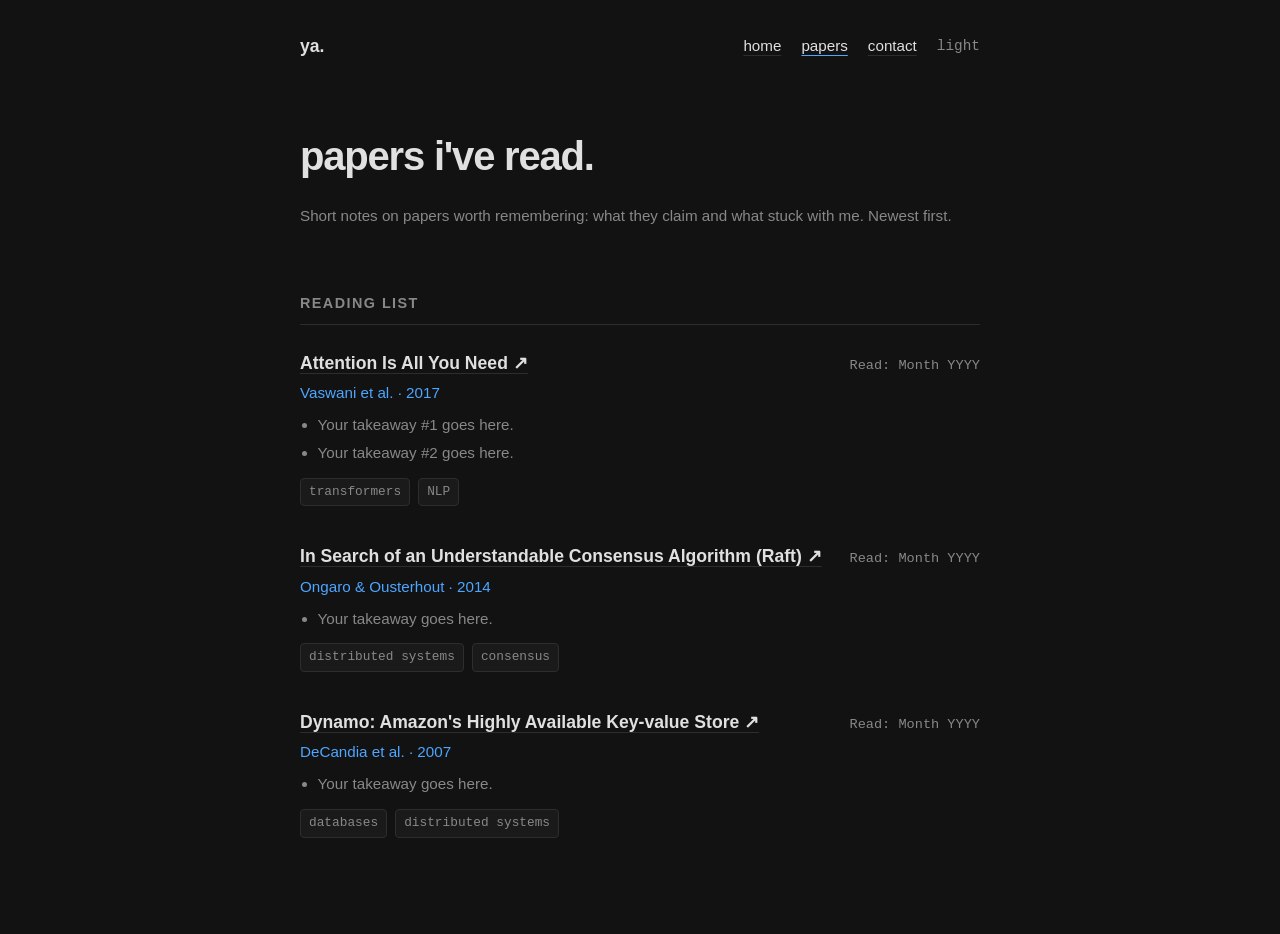
<file: papers.html>
<!DOCTYPE html>
<html lang="en" data-theme="dark">
<head>
<meta charset="UTF-8">
<meta name="viewport" content="width=device-width, initial-scale=1.0">
<meta name="description" content="Papers Yash Agrawal has read, with short notes.">
<title>Papers | Yash Agrawal</title>
<link rel="stylesheet" href="styles.css">
</head>
<body>
<div class="container">
<header>
  <a class="logo" href="index.html">ya.</a>
  <nav>
    <a href="index.html">home</a>
    <a href="papers.html" aria-current="page">papers</a>
    <a href="index.html#contact">contact</a>
    <button class="theme-toggle" id="theme-btn" aria-label="Toggle theme">light</button>
  </nav>
</header>
<main>
  <section class="hero">
    <h1>papers i've read.</h1>
    <p class="small">Short notes on papers worth remembering: what they claim and what stuck with me. Newest first.</p>
  </section>

  <section id="papers">
    <h2>Reading list</h2>

    <!-- COPY THIS BLOCK FOR EACH NEW PAPER -->
    <div class="item">
      <div class="item-header">
        <div class="item-title"><a href="https://arxiv.org/abs/1706.03762" target="_blank" rel="noopener noreferrer">Attention Is All You Need ↗</a></div>
        <div class="item-meta">Read: Month YYYY</div>
      </div>
      <div class="item-subtitle">Vaswani et al. · 2017</div>
      <ul class="paper-notes">
        <li>Your takeaway #1 goes here.</li>
        <li>Your takeaway #2 goes here.</li>
      </ul>
      <div class="tags"><span class="tag">transformers</span><span class="tag">NLP</span></div>
    </div>

    <div class="item">
      <div class="item-header">
        <div class="item-title"><a href="https://raft.github.io/raft.pdf" target="_blank" rel="noopener noreferrer">In Search of an Understandable Consensus Algorithm (Raft) ↗</a></div>
        <div class="item-meta">Read: Month YYYY</div>
      </div>
      <div class="item-subtitle">Ongaro &amp; Ousterhout · 2014</div>
      <ul class="paper-notes">
        <li>Your takeaway goes here.</li>
      </ul>
      <div class="tags"><span class="tag">distributed systems</span><span class="tag">consensus</span></div>
    </div>

    <div class="item">
      <div class="item-header">
        <div class="item-title"><a href="https://www.allthingsdistributed.com/files/amazon-dynamo-sosp2007.pdf" target="_blank" rel="noopener noreferrer">Dynamo: Amazon's Highly Available Key-value Store ↗</a></div>
        <div class="item-meta">Read: Month YYYY</div>
      </div>
      <div class="item-subtitle">DeCandia et al. · 2007</div>
      <ul class="paper-notes">
        <li>Your takeaway goes here.</li>
      </ul>
      <div class="tags"><span class="tag">databases</span><span class="tag">distributed systems</span></div>
    </div>
  </section>
</main>
</div>
<script src="script.js"></script>
</body>
</html>
</file>
<file: styles.css>
:root[data-theme="light"]{--bg-color:#fff;--text-color:#111;--text-muted:#666;--border-color:#e0e0e0;--accent-color:#0066cc;--tag-bg:#f0f0f0}
:root[data-theme="dark"]{--bg-color:#121212;--text-color:#e0e0e0;--text-muted:#888;--border-color:#2d2d2d;--accent-color:#4da6ff;--tag-bg:#1a1a1a}
*{box-sizing:border-box;margin:0;padding:0}
html{scroll-behavior:smooth}
body{background:var(--bg-color);color:var(--text-color);font-family:-apple-system,BlinkMacSystemFont,"Segoe UI",Roboto,Helvetica,Arial,sans-serif;line-height:1.6;padding:2rem 1rem;transition:background-color .3s,color .3s}
.container{max-width:680px;margin:0 auto}
header{display:flex;justify-content:space-between;align-items:center;margin-bottom:4rem}
.logo{font-weight:600;font-size:1.1rem;text-decoration:none}
nav{display:flex;gap:1.25rem;align-items:center;font-size:.95rem}
.theme-toggle{background:none;border:none;color:var(--text-muted);cursor:pointer;font-family:monospace;font-size:.9rem}
.theme-toggle:hover{color:var(--text-color)}
.hero{margin-bottom:4rem}
.hero h1{font-size:2.5rem;font-weight:700;letter-spacing:-.03em;margin-bottom:1rem}
.hero p{font-size:1.1rem;color:var(--text-muted);margin-bottom:1rem}
.hero p.small{font-size:.95rem}
section{margin-bottom:4rem}
section h2{font-size:.9rem;text-transform:uppercase;letter-spacing:.1em;color:var(--text-muted);margin-bottom:1.5rem;border-bottom:1px solid var(--border-color);padding-bottom:.5rem}
.item{margin-bottom:2.25rem}
.item-header{display:flex;justify-content:space-between;align-items:baseline;gap:1rem;margin-bottom:.25rem}
.item-title{font-size:1.1rem;font-weight:600}
.item-meta{font-family:monospace;font-size:.85rem;color:var(--text-muted);white-space:nowrap}
.item-subtitle{font-size:.95rem;color:var(--accent-color);margin-bottom:.5rem}
.item-description{color:var(--text-muted);font-size:.95rem}
.tags{display:flex;flex-wrap:wrap;gap:.5rem;margin-top:.75rem}
.tag{background:var(--tag-bg);border:1px solid var(--border-color);padding:.2rem .5rem;border-radius:4px;font-family:monospace;font-size:.8rem;color:var(--text-muted)}
a{color:var(--text-color);text-decoration:underline;text-underline-offset:4px;text-decoration-color:var(--border-color)}
a:hover{color:var(--accent-color);text-decoration-color:var(--accent-color)}
a:focus-visible,button:focus-visible{outline:2px solid var(--accent-color);outline-offset:3px}
nav a[aria-current="page"]{text-decoration-color:var(--accent-color)}
.chart-shell{border:1px solid var(--border-color);border-radius:6px;padding:1rem;overflow-x:auto}
.github-chart{display:block;min-width:560px;width:100%}
.activity-note{margin-top:.5rem;font-size:.8rem;color:var(--text-muted);font-family:monospace}
.contact-links{display:flex;gap:1.5rem;font-family:monospace;flex-wrap:wrap}
.paper-notes{margin-top:.5rem;padding-left:1.1rem;color:var(--text-muted);font-size:.95rem}
.paper-notes li{margin-bottom:.25rem}
@media(max-width:520px){.hero h1{font-size:2rem}.item-header{flex-direction:column;gap:0}}
</file>
